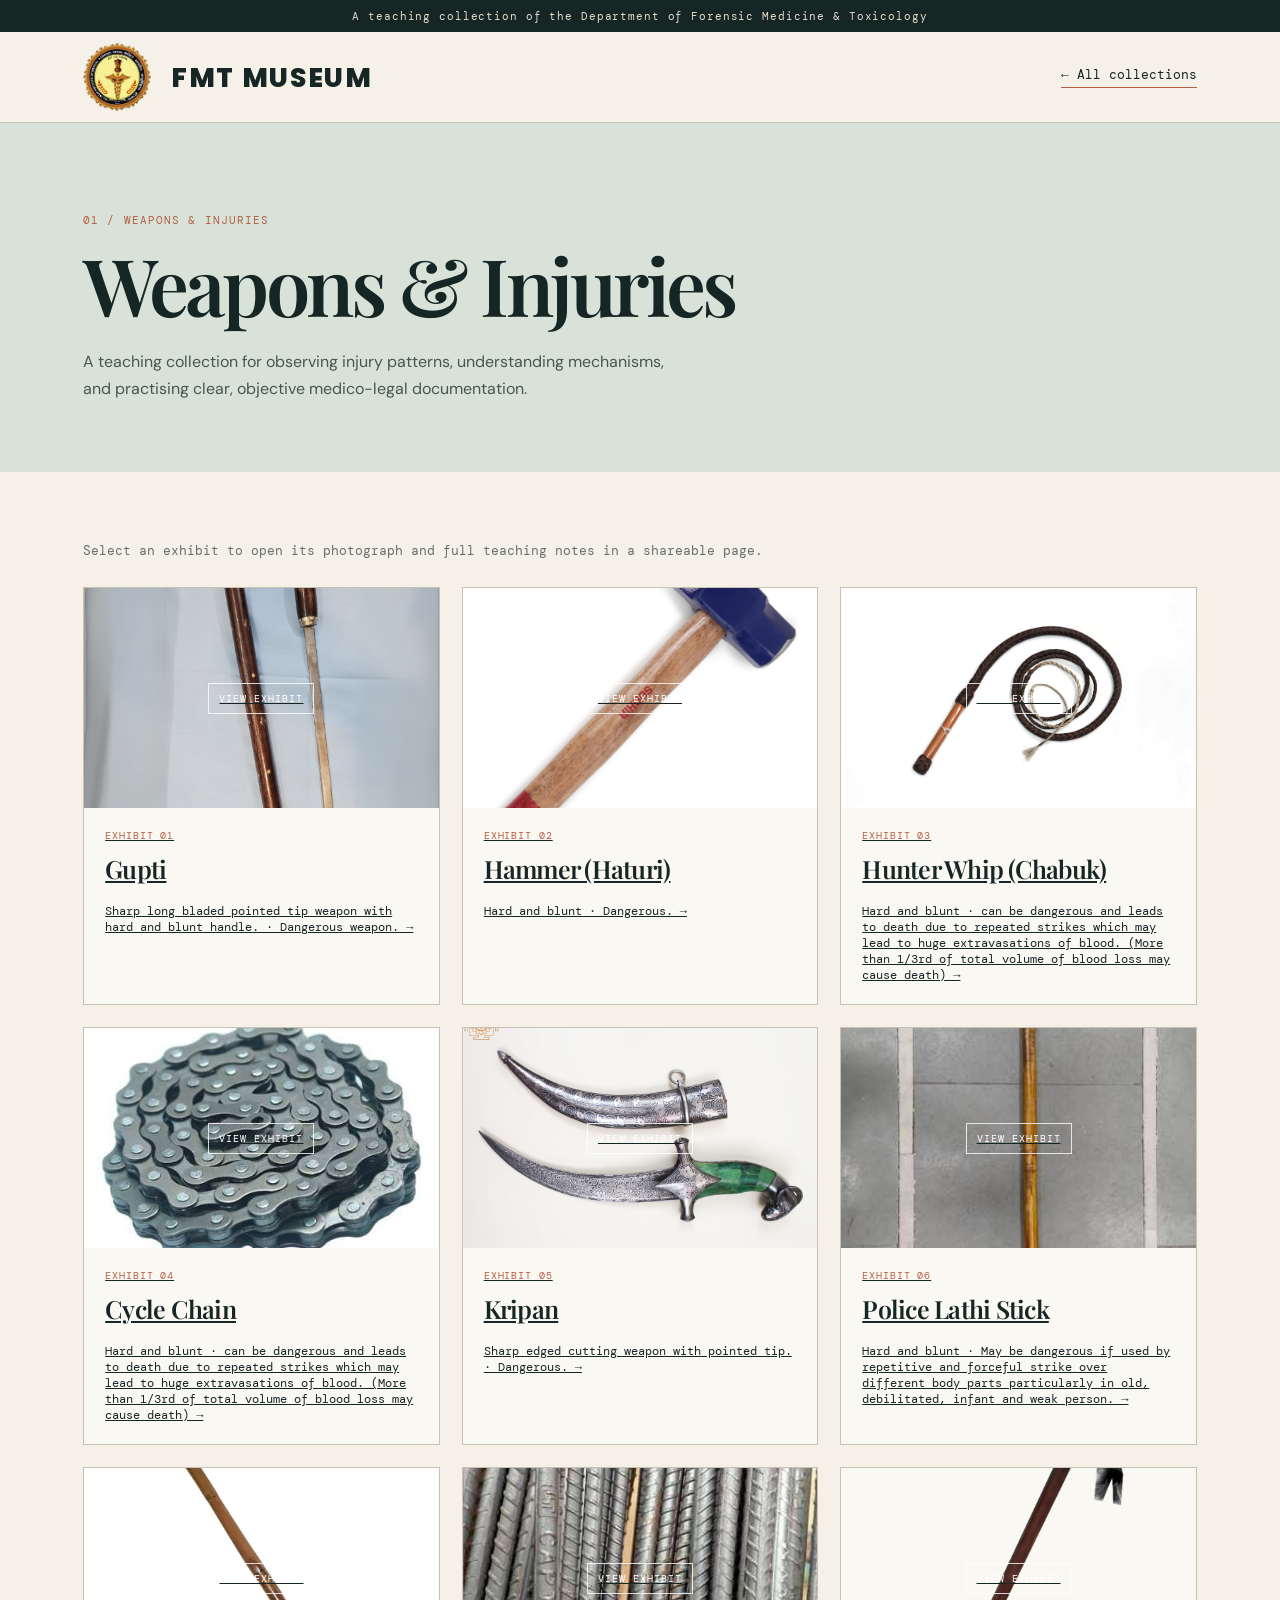
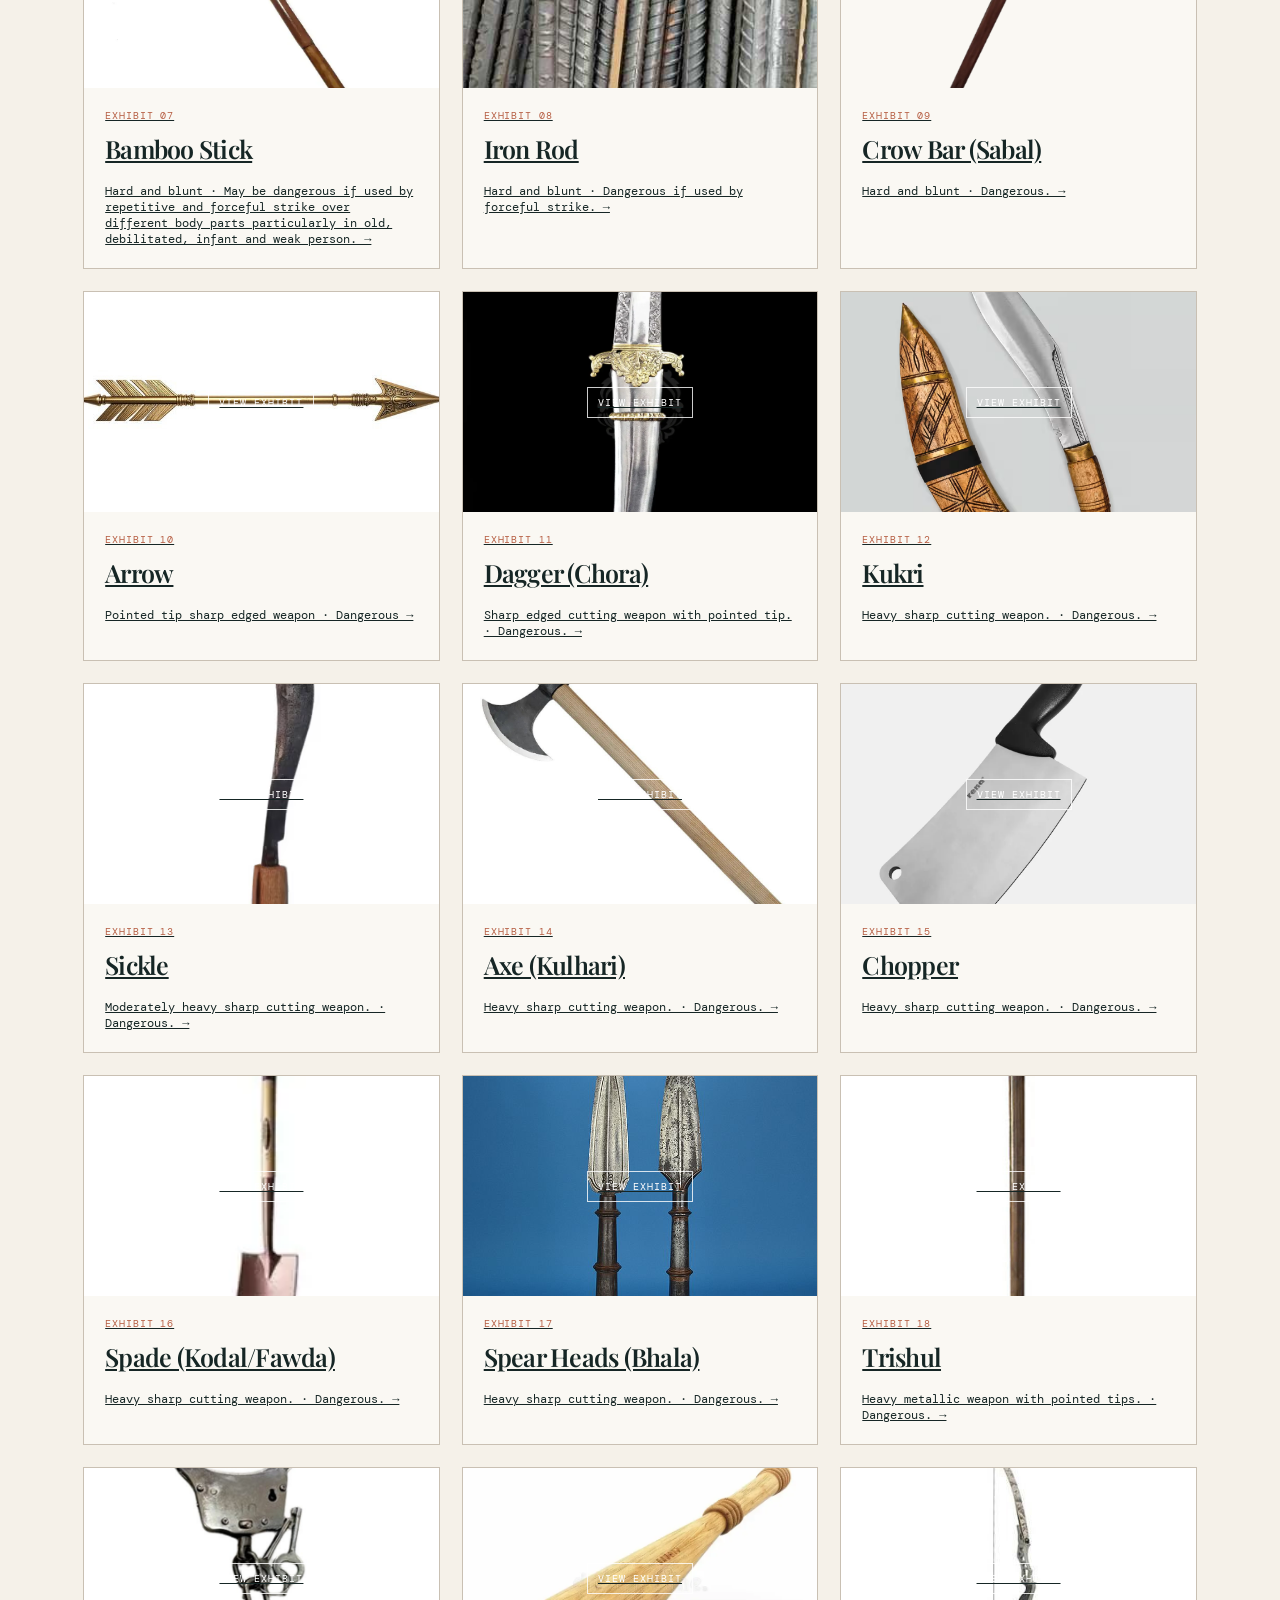
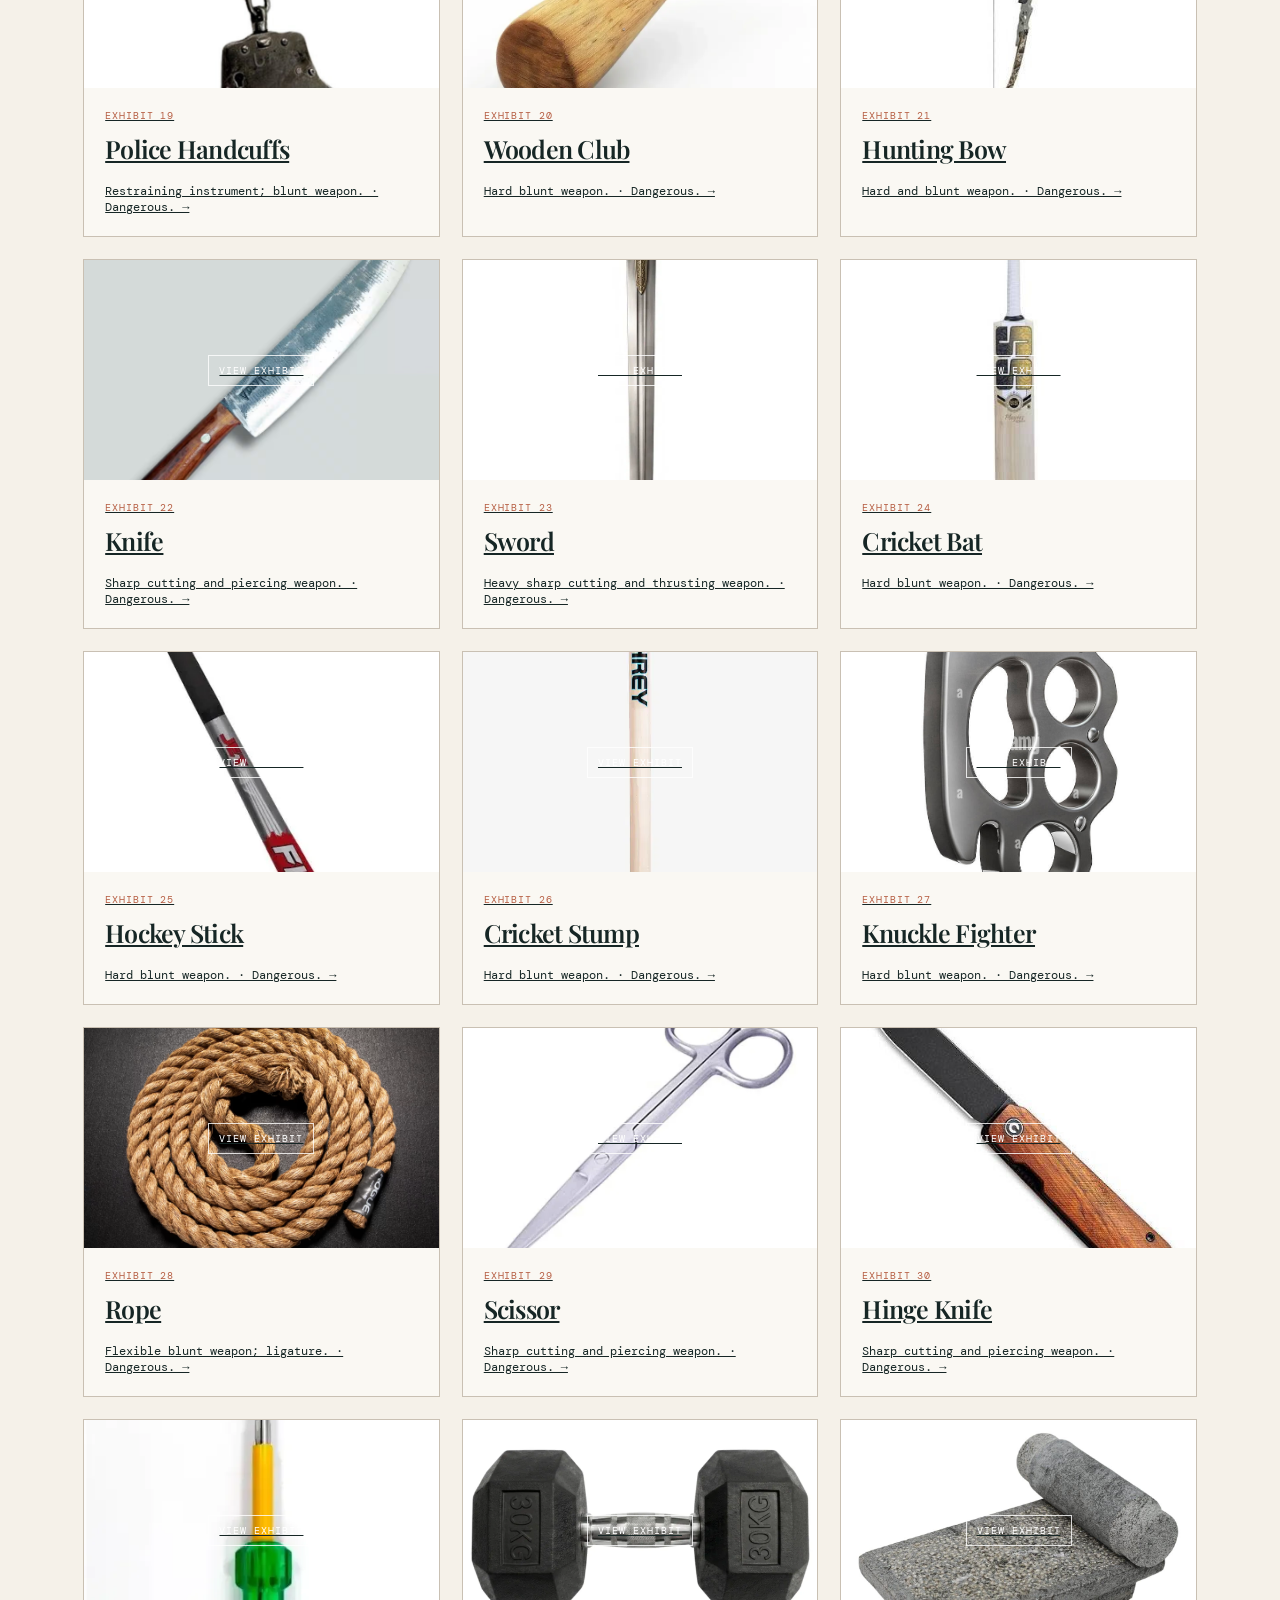
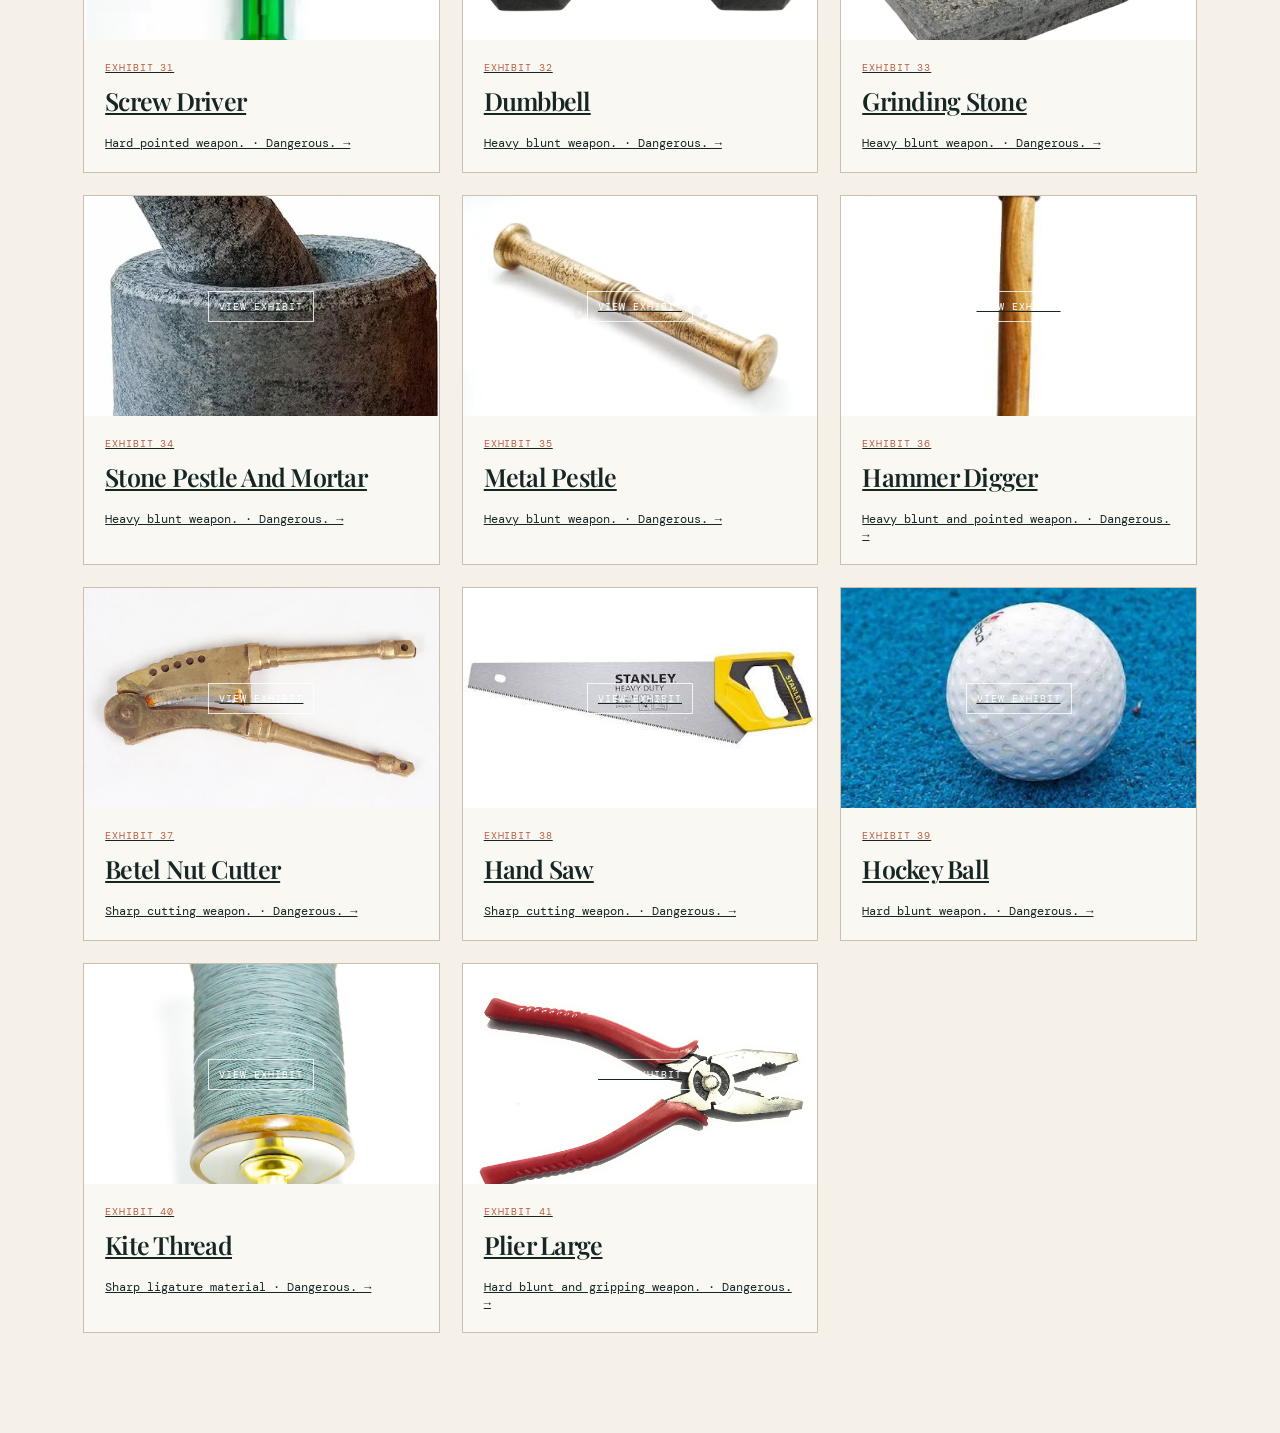
<file: catalog.html>
<!doctype html>
<html lang="en">
<head>
  <meta charset="UTF-8" /><meta name="viewport" content="width=device-width, initial-scale=1.0" />
  <title>Collection | Forensic Teaching Museum</title>
  <link rel="preconnect" href="https://fonts.googleapis.com" /><link rel="preconnect" href="https://fonts.gstatic.com" crossorigin />
  <link href="https://fonts.googleapis.com/css2?family=DM+Mono&family=DM+Sans:wght@400;500;600;700&family=Playfair+Display:ital,wght@0,600;0,700;1,600&family=Poppins:wght@800&display=swap" rel="stylesheet" />
  <link rel="stylesheet" href="styles.css" /><link rel="stylesheet" href="catalog.css" /><link rel="stylesheet" href="branding.css" />
</head>
<body>
  <div class="notice">A teaching collection of the Department of Forensic Medicine &amp; Toxicology</div>
  <header class="site-header"><a class="brand" href="index.html"><img class="brand-logo" src="images/aiims-patna-logo.png" alt="AIIMS Patna logo" /><span><strong>FMT MUSEUM</strong></span></a><a class="back-link" href="index.html#collections">← All collections</a></header>
  <main><section class="catalog-hero"><p class="section-number" id="catalog-number"></p><h1 id="catalog-title"></h1><p id="catalog-intro"></p></section><section class="catalog-list"><p class="instruction">Select an exhibit to open its photograph and full teaching notes in a shareable page.</p><div class="catalog-grid" id="catalog-grid"></div></section></main>
  <script src="museum-data.js"></script><script src="catalog.js"></script>
</body>
</html>
</file>
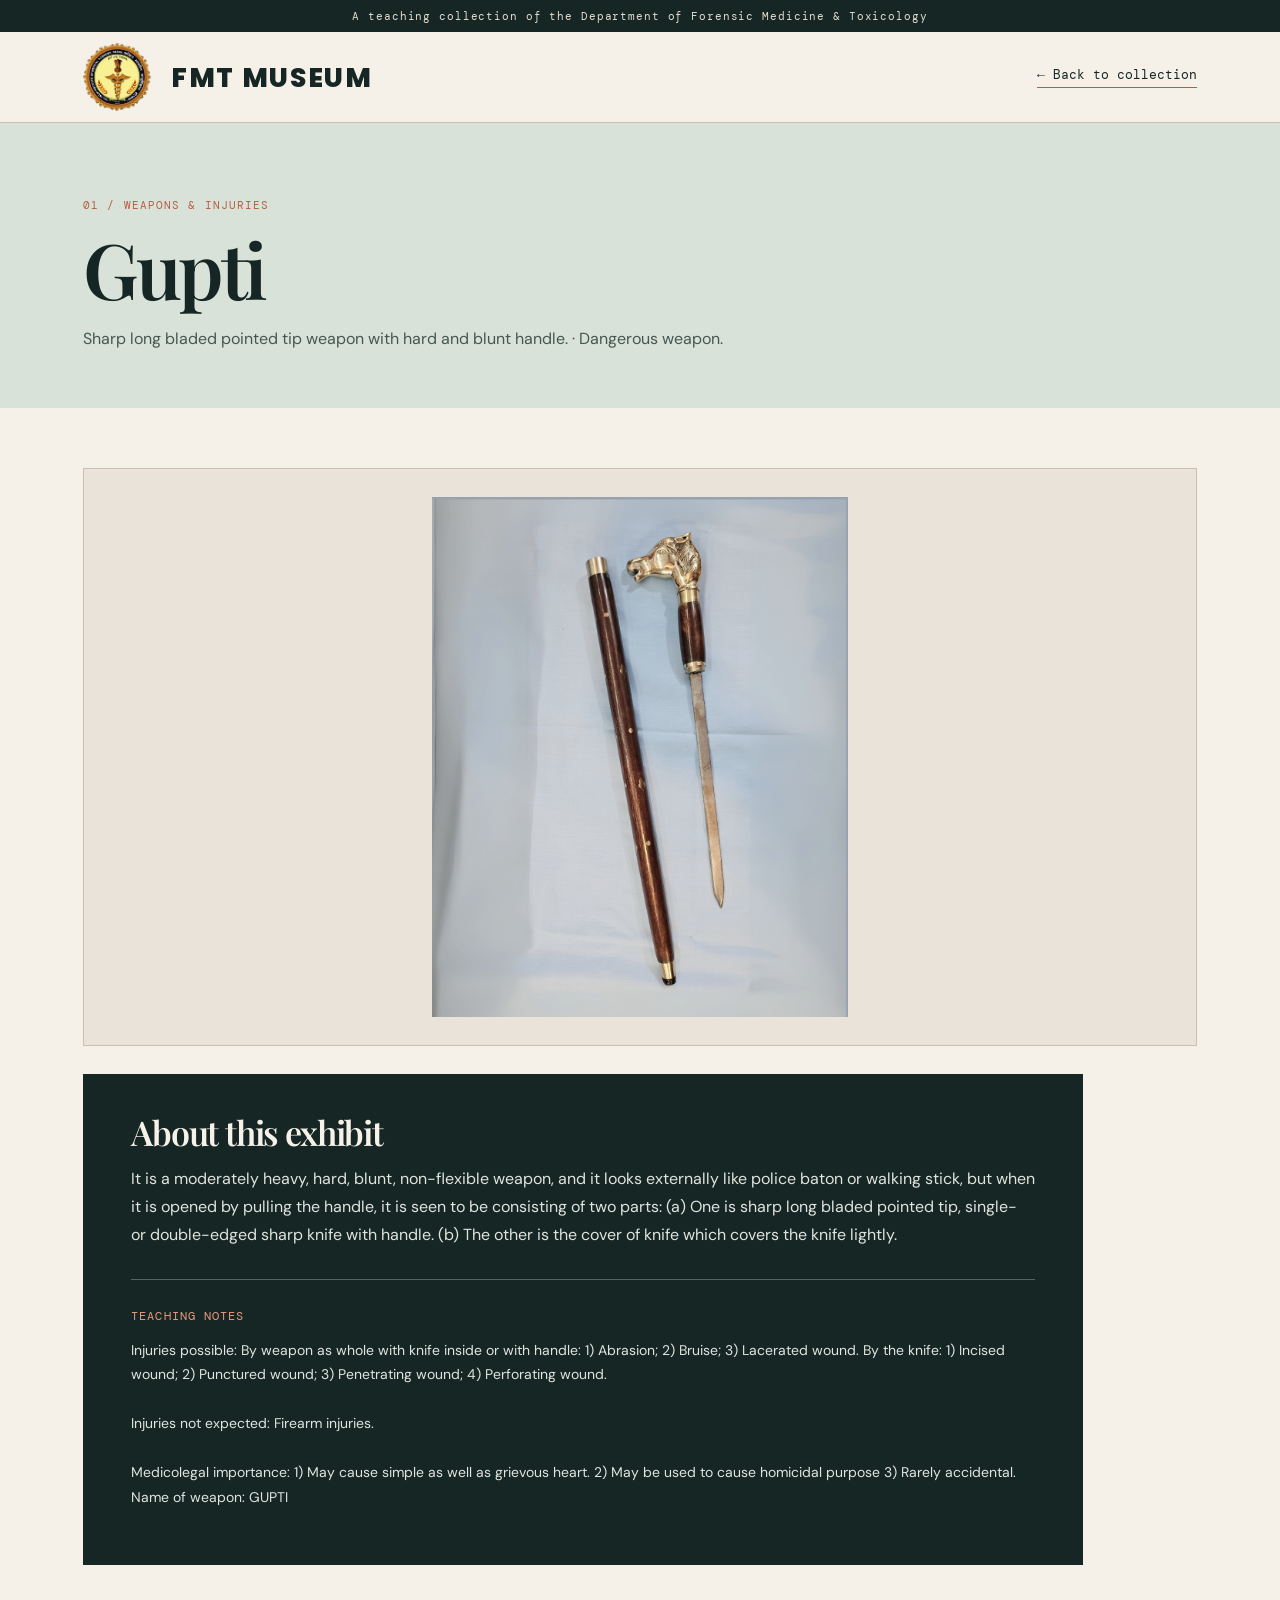
<file: detail.html>
<!doctype html>
<html lang="en">
<head>
  <meta charset="UTF-8" /><meta name="viewport" content="width=device-width, initial-scale=1.0" />
  <title>Exhibit | Forensic Teaching Museum</title>
  <link rel="preconnect" href="https://fonts.googleapis.com" /><link rel="preconnect" href="https://fonts.gstatic.com" crossorigin />
  <link href="https://fonts.googleapis.com/css2?family=DM+Mono&family=DM+Sans:wght@400;500;600;700&family=Playfair+Display:ital,wght@0,600;0,700;1,600&family=Poppins:wght@800&display=swap" rel="stylesheet" />
  <link rel="stylesheet" href="styles.css" /><link rel="stylesheet" href="catalog.css" /><link rel="stylesheet" href="detail.css" /><link rel="stylesheet" href="branding.css" />
</head>
<body>
  <div class="notice">A teaching collection of the Department of Forensic Medicine &amp; Toxicology</div>
  <header class="site-header"><a class="brand" href="index.html"><img class="brand-logo" src="images/aiims-patna-logo.png" alt="AIIMS Patna logo" /><span><strong>FMT MUSEUM</strong></span></a><a class="back-link" id="back-link" href="catalog.html?collection=weapons">← Back to collection</a></header>
  <main class="detail-page" id="detail-page"></main>
  <script src="museum-data.js"></script><script src="detail.js"></script>
</body>
</html>
</file>
<file: styles.css>
:root{--ink:#162625;--paper:#f5f1e9;--line:#c9c0b3;--rust:#b65e43}*{box-sizing:border-box}html{scroll-behavior:smooth}body{margin:0;background:var(--paper);color:var(--ink);font:16px "DM Sans",sans-serif}.notice{background:var(--ink);color:#e5ddcf;text-align:center;padding:9px 16px;font:11px "DM Mono",monospace;letter-spacing:.08em}.site-header{height:91px;padding:0 6.5vw;display:flex;align-items:center;justify-content:space-between;border-bottom:1px solid var(--line)}.brand{display:flex;gap:12px;align-items:center;color:var(--ink);text-decoration:none;letter-spacing:.08em}.brand-mark{display:grid;place-items:center;width:37px;height:37px;border:1px solid var(--ink);border-radius:50%;font:700 23px "Playfair Display",serif}.brand strong,.brand small{display:block;font-size:12px;line-height:1.2}.brand small{font:9px "DM Mono",monospace;margin-top:3px}.nav{display:flex;align-items:center;gap:29px}.nav a{color:var(--ink);font-size:14px;text-decoration:none}.nav a:hover,.text-link:hover{color:var(--rust)}.nav-cta{border:1px solid var(--ink);padding:11px 17px}.menu-button{display:none;border:0;background:transparent;font:14px "DM Sans"}.hero{min-height:610px;display:grid;grid-template-columns:1.03fr .97fr}.hero-copy{padding:100px 7vw 80px 6.5vw}.eyebrow,.section-number,.category{font:11px "DM Mono",monospace;letter-spacing:.1em}.eyebrow{color:var(--rust);margin:0 0 22px}.hero h1,h2{font:600 clamp(45px,5.8vw,84px)/.98 "Playfair Display",serif;letter-spacing:-.045em;margin:0}.hero h1 em,.teaching-callout em{font-weight:600;color:var(--rust)}.hero-text{max-width:440px;line-height:1.65;margin:27px 0 31px;color:#475351}.button{display:inline-flex;gap:22px;align-items:center;padding:14px 19px;background:var(--ink);color:#fff;text-decoration:none;font-size:14px}.button span{font-size:20px}.hero-art{position:relative;overflow:hidden;background:#d1ddcf;min-height:480px;background-image:radial-gradient(circle at 78% 20%,#edf2e8 0 2%,transparent 2.2%),linear-gradient(135deg,transparent 49.5%,rgba(255,255,255,.17) 50% 51%,transparent 51.5%)}.hero-art:after{content:"";position:absolute;inset:35px;border:1px solid rgba(22,38,37,.25)}.lens{position:absolute;width:235px;height:235px;border:20px solid var(--ink);border-radius:50%;top:130px;left:28%;z-index:1;box-shadow:inset 0 0 0 12px #a7bead}.lens-handle{position:absolute;background:var(--ink);height:166px;width:31px;transform:rotate(-45deg);top:325px;left:55%;z-index:1}.case-label{position:absolute;z-index:2;right:9%;top:11%;width:102px;height:102px;background:var(--rust);color:white;padding:14px;font:10px "DM Mono"}.case-label strong{display:block;font:36px "Playfair Display"}.case-label small{font-size:8px}.tag{position:absolute;z-index:2;color:#1f302d;font:10px "DM Mono";letter-spacing:.08em}.tag-one{bottom:80px;left:14%}.tag-two{top:40%;right:9%}.coordinate{position:absolute;bottom:48px;right:9%;font:10px "DM Mono";z-index:2}.intro{padding:95px 6.5vw;display:grid;grid-template-columns:.65fr 1.2fr .9fr;gap:45px;border-top:1px solid var(--line);border-bottom:1px solid var(--line)}.section-number{color:var(--rust);margin:0 0 19px}.intro h2,.section-heading h2,.visit h2{font-size:clamp(33px,4vw,53px)}.intro>p:last-child,.section-heading>p{line-height:1.65;color:#4d5955;margin:5px 0}.collections,.exhibits{padding:100px 6.5vw}.section-heading{display:flex;justify-content:space-between;align-items:end;gap:45px;margin-bottom:40px}.section-heading>p{max-width:350px}.collection-grid{display:grid;grid-template-columns:repeat(3,1fr);gap:20px}.collection-card{border:1px solid var(--line);background:#faf8f3}.card-image{height:257px;position:relative;padding:23px;color:#fff;overflow:hidden}.card-image:after{content:"";position:absolute;width:190px;height:190px;border:1px solid rgba(255,255,255,.55);border-radius:50%;right:-34px;bottom:-48px}.card-image span{font:12px "DM Mono"}.card-image p{position:absolute;bottom:18px;margin:0;font:600 29px/.9 "Playfair Display";letter-spacing:-.04em;z-index:1}.weapons .card-image{background:linear-gradient(135deg,#273e3d,#4d7069)}.poisons .card-image{background:linear-gradient(135deg,#98513e,#d28b57)}.specimens .card-image{background:linear-gradient(135deg,#536c69,#a0a991)}.card-content{padding:25px 24px 23px}.card-content h3,.exhibit h3{font:600 25px "Playfair Display";letter-spacing:-.03em;margin:0}.card-content p{font-size:14px;line-height:1.6;color:#59635e;min-height:67px}.card-content a{font:13px "DM Mono";color:var(--ink);text-decoration:none}.card-content a span{color:var(--rust);font-size:20px}.exhibits{background:#e9e2d6}.exhibit-grid{display:grid;grid-template-columns:repeat(3,1fr);gap:35px}.photo{height:255px;display:grid;place-items:center;border:1px dashed rgba(22,38,37,.5);color:#fff;font:10px "DM Mono";letter-spacing:.1em;position:relative;background-size:cover;background-position:center}.photo:before{content:"";position:absolute;inset:0;background:linear-gradient(145deg,rgba(12,33,30,.2),rgba(0,0,0,.3))}.photo span{position:relative;z-index:1;border:1px solid rgba(255,255,255,.8);padding:8px 10px}.photo-weapon{background-image:linear-gradient(135deg,#163531,#73928b)}.photo-poison{background-image:linear-gradient(135deg,#854330,#d6a063)}.photo-specimen{background-image:linear-gradient(135deg,#2d554b,#9ab2a3)}.category{margin:19px 0 10px;color:var(--rust);font-size:10px}.exhibit h3{font-size:25px}.description{font-size:14px;line-height:1.6;color:#53605b;margin-top:10px}.teaching-callout{background:var(--ink);color:#f7f2e9;padding:95px 17vw;text-align:center}.teaching-callout .section-number{color:#e99a7e}.teaching-callout h2{font-size:clamp(42px,5.5vw,72px)}.teaching-callout>p:not(.section-number){max-width:560px;margin:24px auto;color:#d3d7d0;line-height:1.65}.text-link{color:#fff;font:13px "DM Mono";text-decoration:none;border-bottom:1px solid var(--rust);padding-bottom:5px}.visit{padding:95px 6.5vw;display:grid;grid-template-columns:.8fr 1.2fr;gap:60px}.visit-info{display:grid;grid-template-columns:repeat(3,1fr);gap:25px;border-top:1px solid var(--ink);padding-top:20px}.visit-info span{font:10px "DM Mono";color:var(--rust);letter-spacing:.09em}.visit-info p{font-size:14px;line-height:1.65}.visit-info small{color:#67716d}footer{background:#c8d6ca;padding:55px 6.5vw 35px;display:grid;grid-template-columns:1.1fr .9fr 1fr;gap:40px;align-items:start}.footer-brand{display:flex;gap:13px;align-items:center}.footer-brand p,footer>div>p{font-size:12px;line-height:1.55;margin:0}.footer-brand strong{font-size:13px;letter-spacing:.04em}footer a{font:14px "DM Mono";color:var(--ink);line-height:1.8}.copyright{font:11px "DM Mono";line-height:1.6;text-align:right;margin:0}
@media(max-width:800px){.site-header{height:74px;padding:0 5vw}.menu-button{display:block}.nav{display:none;position:absolute;top:107px;left:0;right:0;background:var(--paper);padding:24px 5vw;z-index:5;border-bottom:1px solid var(--line);flex-direction:column;align-items:start;gap:20px}.nav.open{display:flex}.hero{grid-template-columns:1fr}.hero-copy{padding:75px 7vw 65px}.hero-art{min-height:410px}.intro{grid-template-columns:1fr;gap:17px;padding:70px 7vw}.collections,.exhibits{padding:75px 7vw}.section-heading{display:block}.collection-grid,.exhibit-grid{grid-template-columns:1fr;gap:28px}.card-image{height:220px}.photo{height:230px}.teaching-callout{padding:75px 7vw}.visit{padding:70px 7vw;grid-template-columns:1fr;gap:35px}.visit-info{grid-template-columns:1fr}footer{padding:45px 7vw 30px;grid-template-columns:1fr;gap:28px}.copyright{text-align:left}.notice{font-size:9px}}
</file>
<file: catalog.css>
.back-link{color:var(--ink);font:13px "DM Mono",monospace;text-decoration:none;border-bottom:1px solid var(--rust);padding-bottom:4px}.catalog-hero{padding:90px 6.5vw 70px;background:#d8e2d8}.catalog-hero h1{font:600 clamp(45px,6.2vw,85px)/.98 "Playfair Display",serif;letter-spacing:-.045em;margin:0}.catalog-hero>p:last-child{max-width:600px;line-height:1.7;color:#465752;margin:24px 0 0}.catalog-list{padding:70px 6.5vw 100px}.instruction{font:13px "DM Mono",monospace;color:#6a716d;margin:0 0 28px}.catalog-grid{display:grid;grid-template-columns:repeat(3,1fr);gap:22px}.catalog-card{border:1px solid var(--line);background:#faf8f3;cursor:pointer;text-align:left;padding:0;transition:transform .2s,box-shadow .2s;color:var(--ink)}.catalog-card:hover{transform:translateY(-4px);box-shadow:5px 5px 0 var(--rust)}.catalog-photo{height:220px;display:grid;place-items:center;background:linear-gradient(135deg,#25443f,#77918c);color:#fff;font:10px "DM Mono",monospace;letter-spacing:.1em}.catalog-photo.has-image{background-size:cover;background-position:center}.catalog-photo span{border:1px solid rgba(255,255,255,.8);padding:8px 10px}.catalog-card:nth-child(3n+2) .catalog-photo{background-image:linear-gradient(135deg,#944a37,#d59b64)}.catalog-card:nth-child(3n) .catalog-photo{background-image:linear-gradient(135deg,#3f6860,#9eaf91)}.catalog-card-content{padding:21px}.catalog-card-content p{font:10px "DM Mono",monospace;letter-spacing:.09em;color:var(--rust);margin:0 0 10px}.catalog-card-content h2{font:600 25px "Playfair Display",serif;letter-spacing:-.03em;margin:0}.catalog-card-content small{display:block;margin-top:18px;font:12px "DM Mono",monospace}dialog{border:0;padding:0;width:min(850px,92vw);max-height:90vh;background:#f8f5ee;color:var(--ink);box-shadow:0 18px 60px rgba(0,0,0,.25)}dialog::backdrop{background:rgba(15,28,27,.72)}.close-button{position:absolute;right:13px;top:10px;border:0;background:var(--ink);color:white;width:34px;height:34px;border-radius:50%;font-size:26px;line-height:1;cursor:pointer;z-index:2}.detail-photo{height:290px;display:grid;place-items:center;background:linear-gradient(135deg,#25443f,#77918c);color:white;background-position:center;background-size:cover;font:11px "DM Mono",monospace;letter-spacing:.1em}.detail-photo span{padding:9px;border:1px solid white}.detail-content{padding:35px 7%;display:grid;grid-template-columns:1fr 1.2fr;gap:38px}.detail-content .category{margin-top:0}.detail-content h2{font:600 38px/.98 "Playfair Display",serif;letter-spacing:-.04em;margin:0}.detail-content p{line-height:1.7;color:#465752}.detail-notes{border-left:1px solid var(--line);padding-left:30px}.detail-notes h3{font:12px "DM Mono",monospace;letter-spacing:.09em;color:var(--rust);margin-top:0}.detail-notes p{font-size:14px}@media(max-width:800px){.catalog-hero,.catalog-list{padding:65px 7vw}.catalog-grid{grid-template-columns:1fr}.detail-content{grid-template-columns:1fr;gap:25px;padding:28px}.detail-notes{border-left:0;border-top:1px solid var(--line);padding-left:0;padding-top:22px}.detail-photo{height:220px}}
</file>
<file: branding.css>
.brand{gap:20px;white-space:nowrap}.brand-logo{width:68px;height:68px;object-fit:contain}.brand .brand-mark{display:none}.brand strong{display:block;font:800 27px/1 "Poppins",sans-serif;letter-spacing:.06em}@media(max-width:800px){.site-header{height:82px}.brand-logo{width:52px;height:52px}.brand strong{font-size:20px}}
</file>
<file: detail.css>
.detail-header{padding:75px 6.5vw 55px;background:#d8e2d8}.detail-header h1{font:600 clamp(43px,6vw,78px)/.98 "Playfair Display",serif;letter-spacing:-.045em;margin:0}.detail-header>p:last-child{max-width:740px;margin:20px 0 0;line-height:1.65;color:#465752}.single-exhibit{padding:60px 6.5vw 100px}.single-photo{display:flex;justify-content:center;align-items:center;background:#e9e3d9;border:1px solid var(--line);padding:28px;min-height:120px}.single-photo img{display:block;width:auto;height:auto;max-width:100%;max-height:520px;object-fit:contain}.single-photo span{font:11px "DM Mono",monospace;letter-spacing:.1em;color:#5a625d;border:1px dashed #69746e;padding:9px}.single-content{margin-top:28px;display:block;max-width:1000px;background:var(--ink);color:#f7f2e9;padding:42px 48px}.single-content h2{font:600 34px/.98 "Playfair Display",serif;letter-spacing:-.035em;margin-top:0}.single-content>div>p,.single-content .detail-notes p{line-height:1.75;color:#e0e4de}.single-content .detail-notes{border-left:0;border-top:1px solid rgba(255,255,255,.28);padding:28px 0 0;margin-top:30px}.single-content .detail-notes h3{color:#e99a7e}.single-content .detail-notes p{white-space:pre-line;font-size:14px}@media(max-width:800px){.detail-header,.single-exhibit{padding:58px 7vw}.single-photo{padding:14px}.single-photo img{max-height:440px}.single-content{margin-top:20px;padding:30px 24px}}
</file>
